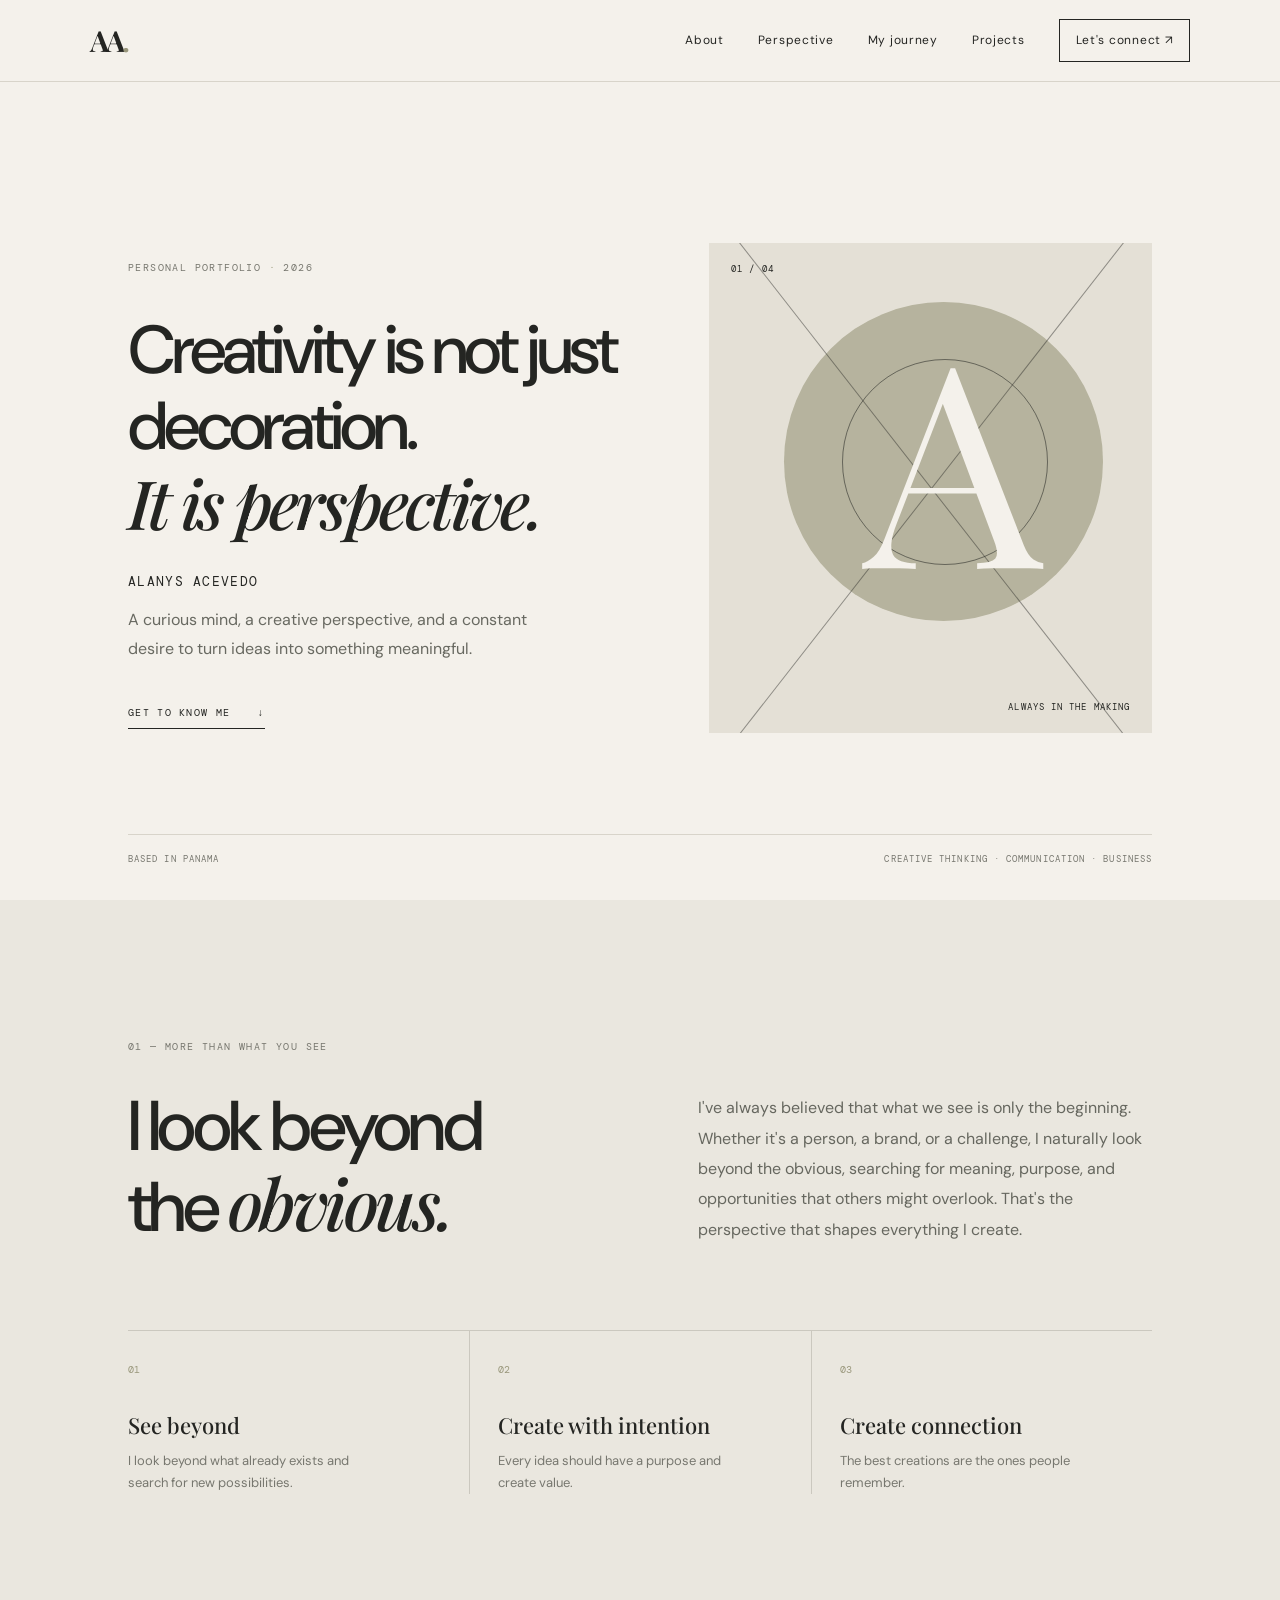
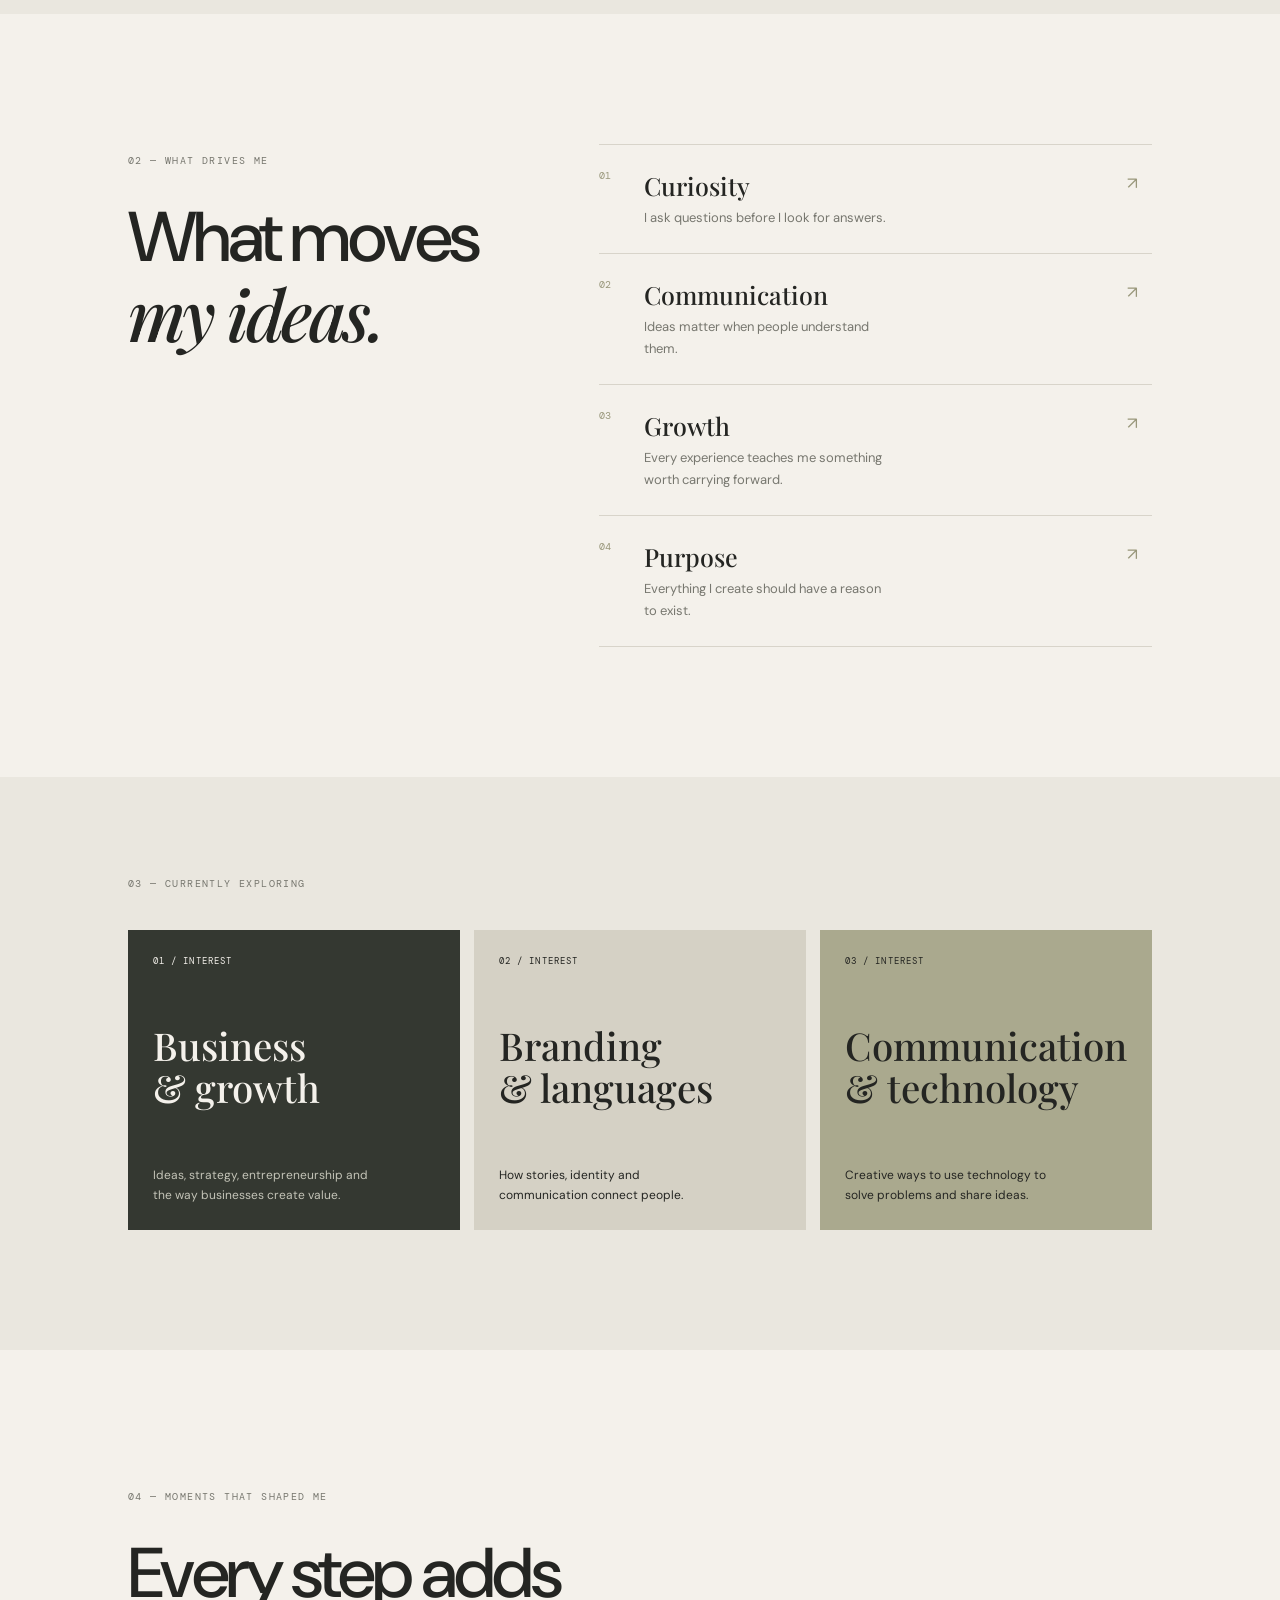
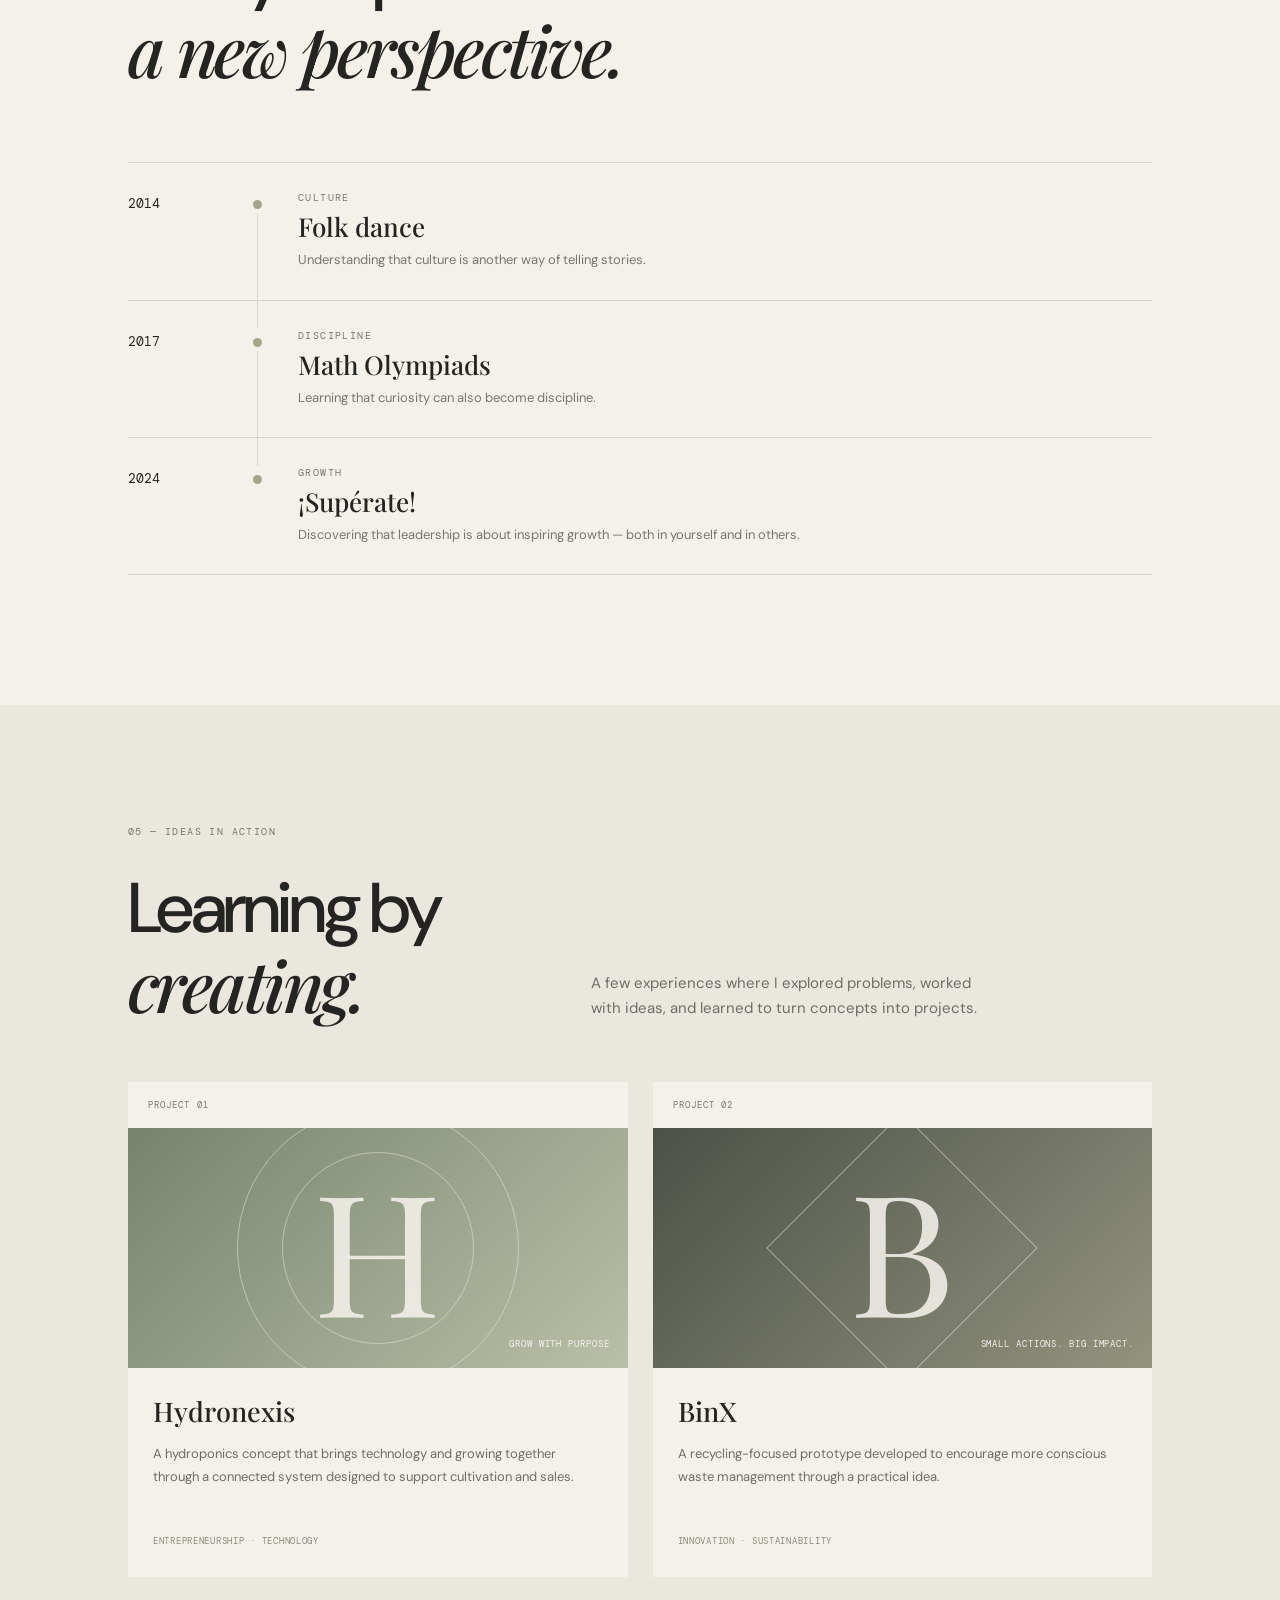
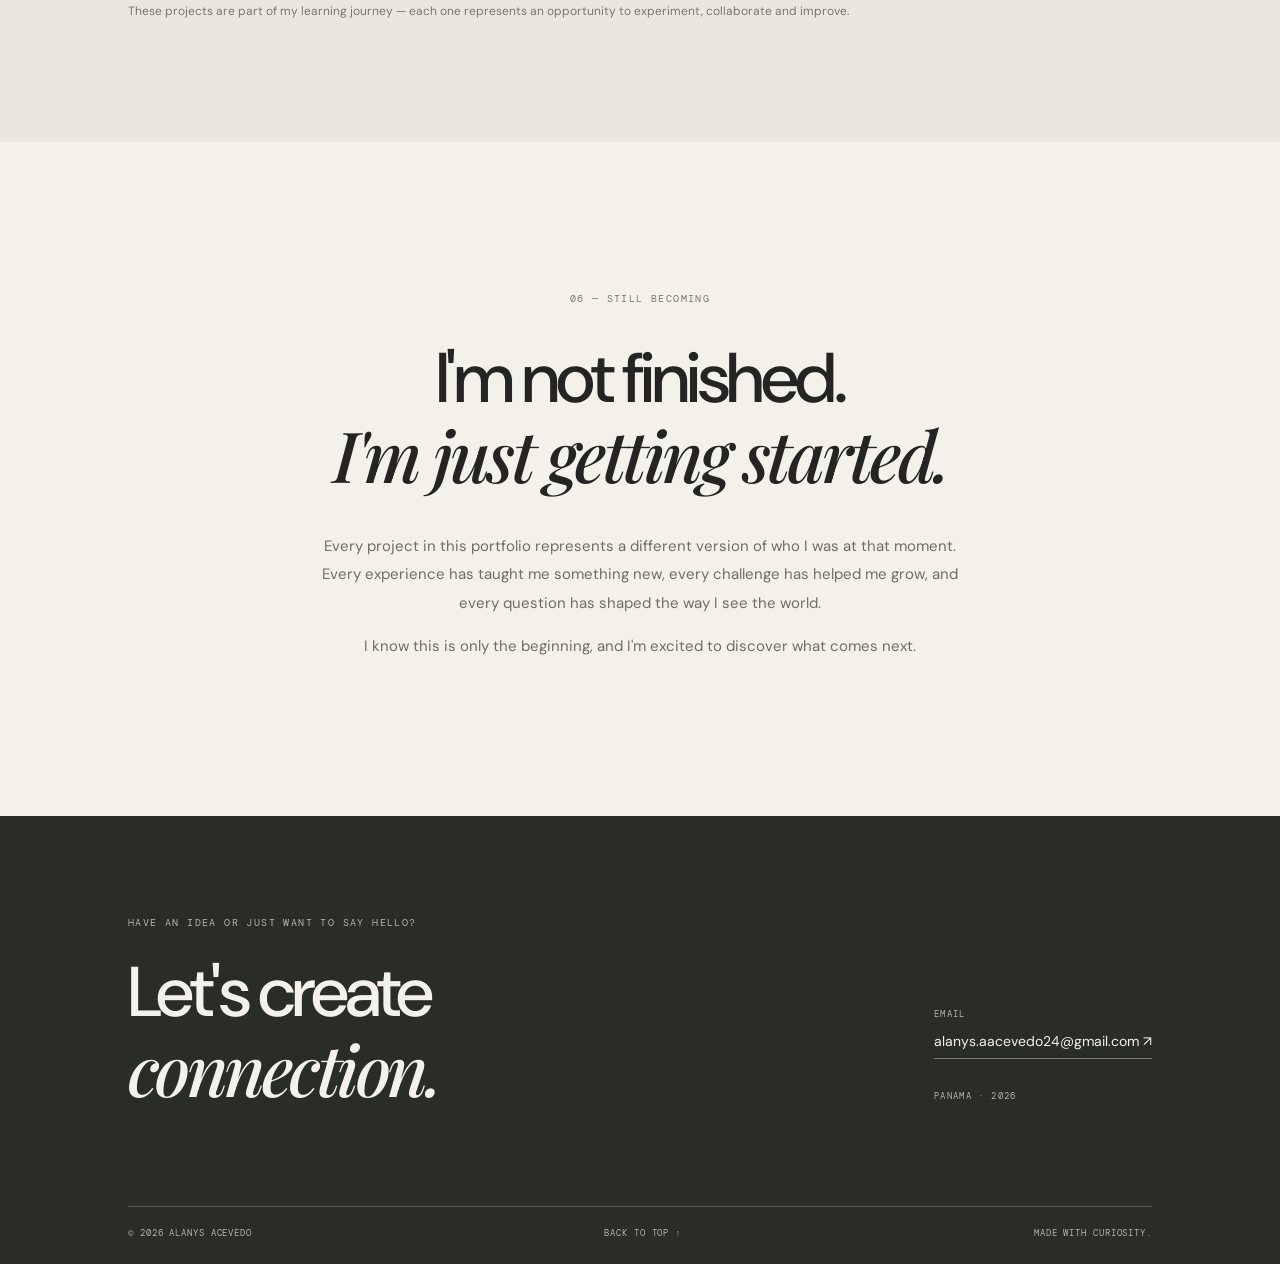
<file: index.html>
<!DOCTYPE html>
<html lang="en">
<head>
  <meta charset="UTF-8" />
  <meta name="viewport" content="width=device-width, initial-scale=1.0" />
  <meta name="description" content="The personal portfolio of Alanys Acevedo — creativity, communication, business and meaningful ideas." />
  <meta name="theme-color" content="#f4f1eb" />
  <title>Alanys Acevedo — Personal Portfolio</title>
  <link rel="preconnect" href="https://fonts.googleapis.com" />
  <link rel="preconnect" href="https://fonts.gstatic.com" crossorigin />
  <link href="https://fonts.googleapis.com/css2?family=DM+Mono:wght@400;500&family=DM+Sans:wght@400;500;600;700&family=Playfair+Display:ital,wght@0,500;0,600;0,700;1,500;1,600&display=swap" rel="stylesheet" />
  <link rel="stylesheet" href="styles.css" />
  <script src="script.js" defer></script>
</head>
<body>
  <header class="site-header">
    <a class="wordmark" href="#top" aria-label="Alanys Acevedo home">AA<span>.</span></a>
    <button class="menu-toggle" aria-label="Open navigation" aria-expanded="false">☰</button>
    <nav class="nav" aria-label="Main navigation">
      <a href="#about">About</a>
      <a href="#perspective">Perspective</a>
      <a href="#journey">My journey</a>
      <a href="#projects">Projects</a>
      <a href="#contact" class="nav-contact">Let's connect ↗</a>
    </nav>
  </header>

  <main id="top">
    <section class="hero section-wrap" id="about">
      <div class="hero-copy">
        <p class="eyebrow">PERSONAL PORTFOLIO <span>·</span> 2026</p>
        <h1>Creativity is not just decoration.<br /><em>It is perspective.</em></h1>
        <p class="hero-name">Alanys Acevedo</p>
        <p class="hero-intro">A curious mind, a creative perspective, and a constant desire to turn ideas into something meaningful.</p>
        <a class="text-link" href="#perspective">GET TO KNOW ME <span>↓</span></a>
      </div>
      <div class="hero-art" aria-label="Abstract editorial artwork">
        <div class="art-circle"></div>
        <div class="art-line line-one"></div>
        <div class="art-line line-two"></div>
        <span class="art-index">01 / 04</span>
        <span class="art-caption">ALWAYS IN THE MAKING</span>
        <span class="art-letter">A</span>
      </div>
      <div class="hero-foot"><span>BASED IN PANAMA</span><span>CREATIVE THINKING · COMMUNICATION · BUSINESS</span></div>
    </section>

    <section class="intro-band section-wrap" id="perspective">
      <p class="eyebrow">01 — MORE THAN WHAT YOU SEE</p>
      <div class="intro-grid">
        <h2>I look beyond<br />the <em>obvious.</em></h2>
        <p>I've always believed that what we see is only the beginning. Whether it's a person, a brand, or a challenge, I naturally look beyond the obvious, searching for meaning, purpose, and opportunities that others might overlook. That's the perspective that shapes everything I create.</p>
      </div>
      <div class="principles">
        <article><span>01</span><h3>See beyond</h3><p>I look beyond what already exists and search for new possibilities.</p></article>
        <article><span>02</span><h3>Create with intention</h3><p>Every idea should have a purpose and create value.</p></article>
        <article><span>03</span><h3>Create connection</h3><p>The best creations are the ones people remember.</p></article>
      </div>
    </section>

    <section class="drivers section-wrap">
      <div class="section-heading"><p class="eyebrow">02 — WHAT DRIVES ME</p><h2>What moves<br /><em>my ideas.</em></h2></div>
      <div class="driver-list">
        <article><span>01</span><div><h3>Curiosity</h3><p>I ask questions before I look for answers.</p></div><b>↗</b></article>
        <article><span>02</span><div><h3>Communication</h3><p>Ideas matter when people understand them.</p></div><b>↗</b></article>
        <article><span>03</span><div><h3>Growth</h3><p>Every experience teaches me something worth carrying forward.</p></div><b>↗</b></article>
        <article><span>04</span><div><h3>Purpose</h3><p>Everything I create should have a reason to exist.</p></div><b>↗</b></article>
      </div>
    </section>

    <section class="exploring section-wrap">
      <p class="eyebrow">03 — CURRENTLY EXPLORING</p>
      <div class="explore-grid">
        <div class="explore-card explore-dark"><span>01 / INTEREST</span><h3>Business<br />& growth</h3><p>Ideas, strategy, entrepreneurship and the way businesses create value.</p></div>
        <div class="explore-card explore-light"><span>02 / INTEREST</span><h3>Branding<br />& languages</h3><p>How stories, identity and communication connect people.</p></div>
        <div class="explore-card explore-accent"><span>03 / INTEREST</span><h3>Communication<br />& technology</h3><p>Creative ways to use technology to solve problems and share ideas.</p></div>
      </div>
    </section>

    <section class="journey section-wrap" id="journey">
      <p class="eyebrow">04 — MOMENTS THAT SHAPED ME</p>
      <h2>Every step adds<br /><em>a new perspective.</em></h2>
      <div class="timeline">
        <article><span class="year">2014</span><div class="timeline-mark"></div><div><p class="eyebrow">CULTURE</p><h3>Folk dance</h3><p>Understanding that culture is another way of telling stories.</p></div></article>
        <article><span class="year">2017</span><div class="timeline-mark"></div><div><p class="eyebrow">DISCIPLINE</p><h3>Math Olympiads</h3><p>Learning that curiosity can also become discipline.</p></div></article>
        <article><span class="year">2024</span><div class="timeline-mark"></div><div><p class="eyebrow">GROWTH</p><h3>¡Supérate!</h3><p>Discovering that leadership is about inspiring growth — both in yourself and in others.</p></div></article>
      </div>
    </section>

    <section class="projects section-wrap" id="projects">
      <div class="section-heading"><p class="eyebrow">05 — IDEAS IN ACTION</p><h2>Learning by<br /><em>creating.</em></h2></div>
      <p class="projects-intro">A few experiences where I explored problems, worked with ideas, and learned to turn concepts into projects.</p>
      <div class="project-grid">
        <article class="project-card"><div class="project-number">PROJECT 01</div><div class="project-visual hydro"><span>H</span><small>GROW WITH PURPOSE</small></div><div class="project-info"><h3>Hydronexis</h3><p>A hydroponics concept that brings technology and growing together through a connected system designed to support cultivation and sales.</p><span class="tag">ENTREPRENEURSHIP · TECHNOLOGY</span></div></article>
        <article class="project-card"><div class="project-number">PROJECT 02</div><div class="project-visual binx"><span>B</span><small>SMALL ACTIONS. BIG IMPACT.</small></div><div class="project-info"><h3>BinX</h3><p>A recycling-focused prototype developed to encourage more conscious waste management through a practical idea.</p><span class="tag">INNOVATION · SUSTAINABILITY</span></div></article>
      </div>
      <p class="project-note">These projects are part of my learning journey — each one represents an opportunity to experiment, collaborate and improve.</p>
    </section>

    <section class="closing section-wrap">
      <p class="eyebrow">06 — STILL BECOMING</p>
      <h2>I'm not finished.<br /><em>I'm just getting started.</em></h2>
      <p>Every project in this portfolio represents a different version of who I was at that moment. Every experience has taught me something new, every challenge has helped me grow, and every question has shaped the way I see the world.</p>
      <p>I know this is only the beginning, and I'm excited to discover what comes next.</p>
    </section>
  </main>

  <footer class="footer section-wrap" id="contact">
    <div><p class="eyebrow">HAVE AN IDEA OR JUST WANT TO SAY HELLO?</p><h2>Let's create<br /><em>connection.</em></h2></div>
    <div class="contact-details"><p>EMAIL</p><a href="mailto:alanys.aacevedo24@gmail.com">alanys.aacevedo24@gmail.com ↗</a><p class="footer-location">PANAMA · 2026</p></div>
    <div class="footer-bottom"><span>© 2026 ALANYS ACEVEDO</span><a href="#top">BACK TO TOP ↑</a><span>MADE WITH CURIOSITY.</span></div>
  </footer>
</body>
</html>
</file>
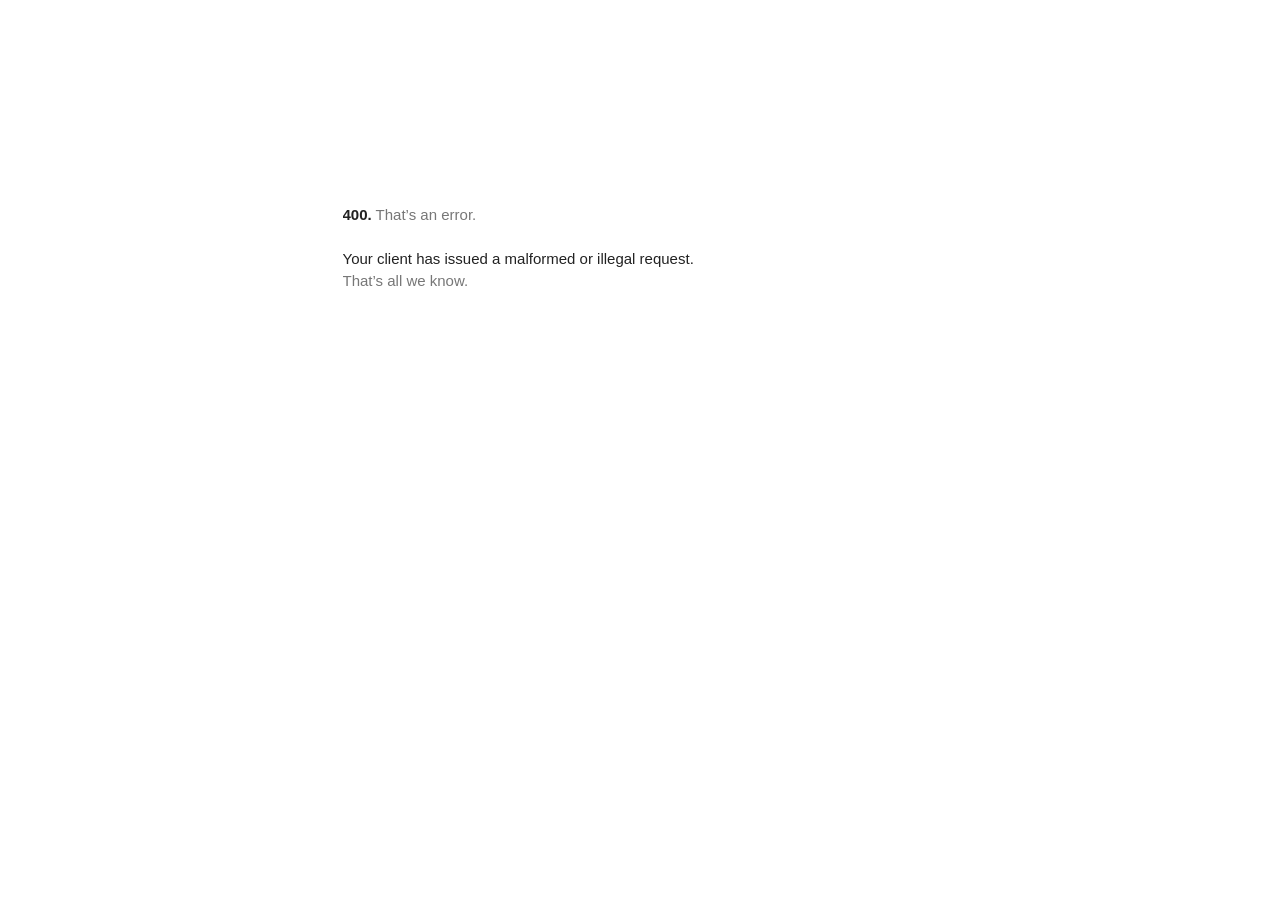
<file: www.googletagmanager.com/gtm5445.html>
<!DOCTYPE html>
<html lang=en>
  <meta charset=utf-8>
  <meta name=viewport content="initial-scale=1, minimum-scale=1, width=device-width">
  <title>Error 400 (Bad Request)!!1</title>
  <style>
    *{margin:0;padding:0}html,code{font:15px/22px arial,sans-serif}html{background:#fff;color:#222;padding:15px}body{margin:7% auto 0;max-width:390px;min-height:180px;padding:30px 0 15px}* > body{background:url(//www.google.com/images/errors/robot.png) 100% 5px no-repeat;padding-right:205px}p{margin:11px 0 22px;overflow:hidden}ins{color:#777;text-decoration:none}a img{border:0}@media screen and (max-width:772px){body{background:none;margin-top:0;max-width:none;padding-right:0}}#logo{background:url(//www.google.com/images/branding/googlelogo/1x/googlelogo_color_150x54dp.png) no-repeat;margin-left:-5px}@media only screen and (min-resolution:192dpi){#logo{background:url(//www.google.com/images/branding/googlelogo/2x/googlelogo_color_150x54dp.png) no-repeat 0% 0%/100% 100%;-moz-border-image:url(//www.google.com/images/branding/googlelogo/2x/googlelogo_color_150x54dp.png) 0}}@media only screen and (-webkit-min-device-pixel-ratio:2){#logo{background:url(//www.google.com/images/branding/googlelogo/2x/googlelogo_color_150x54dp.png) no-repeat;-webkit-background-size:100% 100%}}#logo{display:inline-block;height:54px;width:150px}
  </style>
  <a href=//www.google.com/><span id=logo aria-label=Google></span></a>
  <p><b>400.</b> <ins>That’s an error.</ins>
  <p>Your client has issued a malformed or illegal request.  <ins>That’s all we know.</ins>
</file>
<file: styles.css>
:root{--paper:#f4f1eb;--ink:#242522;--muted:#77776f;--line:#d8d4ca;--olive:#a5a58a;--serif:'Playfair Display',Georgia,serif;--sans:'DM Sans',Arial,sans-serif;--mono:'DM Mono',monospace}*{box-sizing:border-box}html{scroll-behavior:smooth}body{margin:0;background:var(--paper);color:var(--ink);font-family:var(--sans);font-size:15px;line-height:1.7}a{color:inherit;text-decoration:none}.site-header{height:82px;padding:0 7vw;display:flex;align-items:center;justify-content:space-between;border-bottom:1px solid var(--line);position:sticky;top:0;background:rgba(244,241,235,.94);backdrop-filter:blur(12px);z-index:10}.wordmark{font-family:var(--serif);font-size:29px;font-weight:700;letter-spacing:-3px}.wordmark span{color:#99977b}.nav{display:flex;align-items:center;gap:34px;font-size:12px;letter-spacing:.06em}.nav a{transition:opacity .2s}.nav a:hover{opacity:.55}.nav-contact{border:1px solid var(--ink);padding:10px 16px}.menu-toggle{display:none;background:none;border:0;font-size:23px}.section-wrap{padding-left:10vw;padding-right:10vw}.hero{min-height:calc(100vh - 82px);padding-top:100px;padding-bottom:35px;display:grid;grid-template-columns:1.1fr .9fr;grid-template-rows:1fr auto;gap:40px;align-items:center}.eyebrow{font:10px var(--mono);letter-spacing:.14em;color:var(--muted);text-transform:uppercase}.eyebrow span{color:#a5a58a}.hero h1{font-size:clamp(42px,5.3vw,76px);line-height:1.12;letter-spacing:-.055em;font-weight:500;margin:38px 0 28px}.hero h1 em,h2 em{font-family:var(--serif);font-weight:500}.hero-name{font:13px var(--mono);letter-spacing:.1em;text-transform:uppercase;margin:0 0 12px}.hero-intro{max-width:410px;color:#686961;font-size:16px;line-height:1.8;margin-bottom:35px}.text-link{font:10px var(--mono);letter-spacing:.13em;border-bottom:1px solid var(--ink);padding-bottom:9px}.text-link span{margin-left:20px}.hero-art{height:490px;max-height:62vh;min-height:340px;background:#e4e0d6;position:relative;overflow:hidden}.art-circle{position:absolute;width:72%;aspect-ratio:1;border-radius:50%;background:#b6b39e;left:17%;top:12%}.art-circle:after{content:'';position:absolute;width:64%;height:64%;border:1px solid rgba(36,37,34,.55);border-radius:50%;left:18%;top:18%}.art-line{position:absolute;width:1px;height:130%;background:rgba(36,37,34,.45);top:-15%;left:50%;transform:rotate(38deg)}.line-two{transform:rotate(-38deg)}.art-letter{position:absolute;font:clamp(150px,22vw,290px) var(--serif);color:#f4f1eb;left:35%;top:14%;line-height:1}.art-index,.art-caption{position:absolute;font:9px var(--mono);letter-spacing:.12em}.art-index{top:20px;left:22px}.art-caption{bottom:20px;right:22px}.hero-foot{grid-column:1/-1;display:flex;justify-content:space-between;border-top:1px solid var(--line);padding-top:18px;font:9px var(--mono);letter-spacing:.12em;color:var(--muted)}.intro-band{padding-top:130px;padding-bottom:120px;background:#eae7df}.intro-grid{display:grid;grid-template-columns:1fr 1fr;gap:9vw;align-items:end;margin:35px 0 85px}.intro-grid h2,.section-heading h2,.journey>h2,.closing h2,.footer h2{font-size:clamp(42px,5.5vw,72px);line-height:1.08;letter-spacing:-.05em;font-weight:500;margin:0}.intro-grid>p{max-width:490px;color:#66675f;font-size:16px;line-height:1.9;margin:0}.principles{display:grid;grid-template-columns:repeat(3,1fr);border-top:1px solid #cbc8bf}.principles article{padding:25px 28px 0 0}.principles article+article{border-left:1px solid #cbc8bf;padding-left:28px}.principles span,.driver-list article>span{font:10px var(--mono);color:#99977b}.principles h3{font:22px var(--serif);font-weight:500;margin:28px 0 10px}.principles p,.driver-list p{font-size:13px;color:#77776f;max-width:250px;margin:0}.drivers{padding-top:130px;padding-bottom:130px;display:grid;grid-template-columns:.8fr 1.2fr;gap:8vw}.section-heading h2{margin-top:32px}.driver-list{border-top:1px solid var(--line)}.driver-list article{display:grid;grid-template-columns:45px 1fr 25px;align-items:start;padding:24px 0;border-bottom:1px solid var(--line)}.driver-list h3{font:25px var(--serif);font-weight:500;margin:0 0 5px}.driver-list article>b{font-size:17px;font-weight:400;color:#99977b}.exploring{padding-top:90px;padding-bottom:120px;background:#eae7df}.explore-grid{display:grid;grid-template-columns:repeat(3,1fr);gap:14px;margin-top:40px}.explore-card{min-height:300px;padding:25px;display:flex;flex-direction:column;justify-content:space-between}.explore-card>span{font:9px var(--mono);letter-spacing:.12em}.explore-card h3{font:clamp(26px,3vw,39px) var(--serif);font-weight:500;line-height:1.1;margin:20px 0}.explore-card p{font-size:12px;max-width:220px;margin:0}.explore-dark{background:#343831;color:#f4f1eb}.explore-dark p{color:#c4c4b8}.explore-light{background:#d5d1c5}.explore-accent{background:#aaa98e}.journey{padding-top:130px;padding-bottom:130px}.journey>h2{margin:32px 0 70px}.timeline{border-top:1px solid var(--line)}.timeline article{display:grid;grid-template-columns:100px 20px 1fr;gap:25px;padding:28px 0;border-bottom:1px solid var(--line);align-items:start}.year{font:13px var(--mono);padding-top:4px}.timeline-mark{width:9px;height:9px;border-radius:50%;background:#a5a58a;margin-top:9px;position:relative}.timeline-mark:after{content:'';position:absolute;top:13px;left:4px;height:115px;width:1px;background:var(--line)}.timeline article:last-child .timeline-mark:after{display:none}.timeline .eyebrow{margin:0 0 5px}.timeline h3{font:26px var(--serif);font-weight:500;margin:0 0 5px}.timeline article div:last-child>p:last-child{margin:0;color:#77776f;font-size:13px}.projects{padding-top:110px;padding-bottom:120px;background:#eae7df;display:grid;grid-template-columns:.8fr 1.2fr;column-gap:7vw}.projects .section-heading{grid-column:1}.projects-intro{align-self:end;color:#6d6e66;max-width:390px;margin:0 0 5px}.project-grid{grid-column:1/-1;display:grid;grid-template-columns:1fr 1fr;gap:25px;margin-top:55px}.project-card{background:var(--paper)}.project-number{font:9px var(--mono);letter-spacing:.12em;padding:17px 20px;color:var(--muted)}.project-visual{height:240px;display:flex;align-items:center;justify-content:center;position:relative;overflow:hidden}.project-visual span{font:170px var(--serif);line-height:1;color:rgba(244,241,235,.88)}.project-visual small{position:absolute;bottom:18px;right:18px;font:9px var(--mono);letter-spacing:.1em;color:#f4f1eb}.hydro{background:linear-gradient(135deg,#78836e,#bac0a7)}.hydro:before,.hydro:after{content:'';position:absolute;width:280px;height:280px;border:1px solid rgba(244,241,235,.45);border-radius:50%}.hydro:after{width:190px;height:190px}.binx{background:linear-gradient(135deg,#4c5148,#92947d)}.binx:before{content:'';position:absolute;width:190px;height:190px;border:1px solid rgba(244,241,235,.45);transform:rotate(45deg)}.project-info{padding:25px}.project-info h3{font:27px var(--serif);font-weight:500;margin:0 0 9px}.project-info p{font-size:13px;color:#6d6e66;line-height:1.8;min-height:72px}.tag{font:9px var(--mono);letter-spacing:.08em;color:#898a7b}.project-note{grid-column:1/-1;color:#77776f;font-size:12px;margin:24px 0 0}.closing{padding-top:140px;padding-bottom:140px;text-align:center;max-width:1000px;margin:auto}.closing h2{margin:35px auto}.closing>p:not(.eyebrow){max-width:650px;margin:15px auto;color:#6d6e66;line-height:1.9}.footer{background:#292c27;color:#f4f1eb;padding-top:90px;padding-bottom:25px;display:grid;grid-template-columns:1fr 1fr;gap:50px}.footer .eyebrow{color:#b4b5a8}.footer h2{margin-top:25px}.contact-details{align-self:end;justify-self:end}.contact-details p{font:9px var(--mono);letter-spacing:.15em;color:#b4b5a8}.contact-details a{font-size:14px;border-bottom:1px solid #77796e;padding-bottom:8px}.footer-location{margin-top:35px}.footer-bottom{grid-column:1/-1;border-top:1px solid #55584f;padding-top:20px;margin-top:45px;display:flex;justify-content:space-between;font:9px var(--mono);letter-spacing:.1em;color:#b4b5a8}
@media(max-width:760px){.site-header{height:68px;padding:0 6vw}.menu-toggle{display:block;color:var(--ink)}.nav{display:none;position:absolute;top:68px;left:0;right:0;background:var(--paper);padding:22px 6vw 28px;flex-direction:column;align-items:flex-start;gap:18px;border-bottom:1px solid var(--line)}.nav.open{display:flex}.section-wrap{padding-left:7vw;padding-right:7vw}.hero{padding-top:65px;min-height:auto;grid-template-columns:1fr;gap:45px}.hero h1{font-size:clamp(43px,11vw,66px);margin:28px 0 22px}.hero-art{height:360px;max-height:none;min-height:0}.hero-foot{gap:15px;font-size:8px;line-height:1.7}.hero-foot span:last-child{text-align:right}.intro-band,.drivers,.journey{padding-top:85px;padding-bottom:85px}.intro-grid{grid-template-columns:1fr;gap:25px;margin:28px 0 50px}.principles{grid-template-columns:1fr}.principles article,.principles article+article{border-left:0;border-bottom:1px solid #cbc8bf;padding:20px 0}.principles h3{margin:12px 0 5px}.drivers{grid-template-columns:1fr;gap:45px}.exploring{padding-top:75px;padding-bottom:85px}.explore-grid{grid-template-columns:1fr}.explore-card{min-height:240px}.journey>h2{margin-bottom:45px}.timeline article{grid-template-columns:55px 14px 1fr;gap:13px}.timeline-mark:after{height:130px}.projects{padding-top:85px;padding-bottom:85px;grid-template-columns:1fr;gap:25px}.projects-intro{grid-column:1}.project-grid{grid-template-columns:1fr;margin-top:20px}.project-info p{min-height:0}.closing{padding-top:90px;padding-bottom:90px}.footer{grid-template-columns:1fr;padding-top:70px;gap:35px}.contact-details{justify-self:start}.footer-bottom{gap:15px;flex-wrap:wrap;margin-top:20px}.footer-bottom span:last-child{display:none}}
@media(prefers-reduced-motion:reduce){html{scroll-behavior:auto}*{transition:none!important}}
</file>
